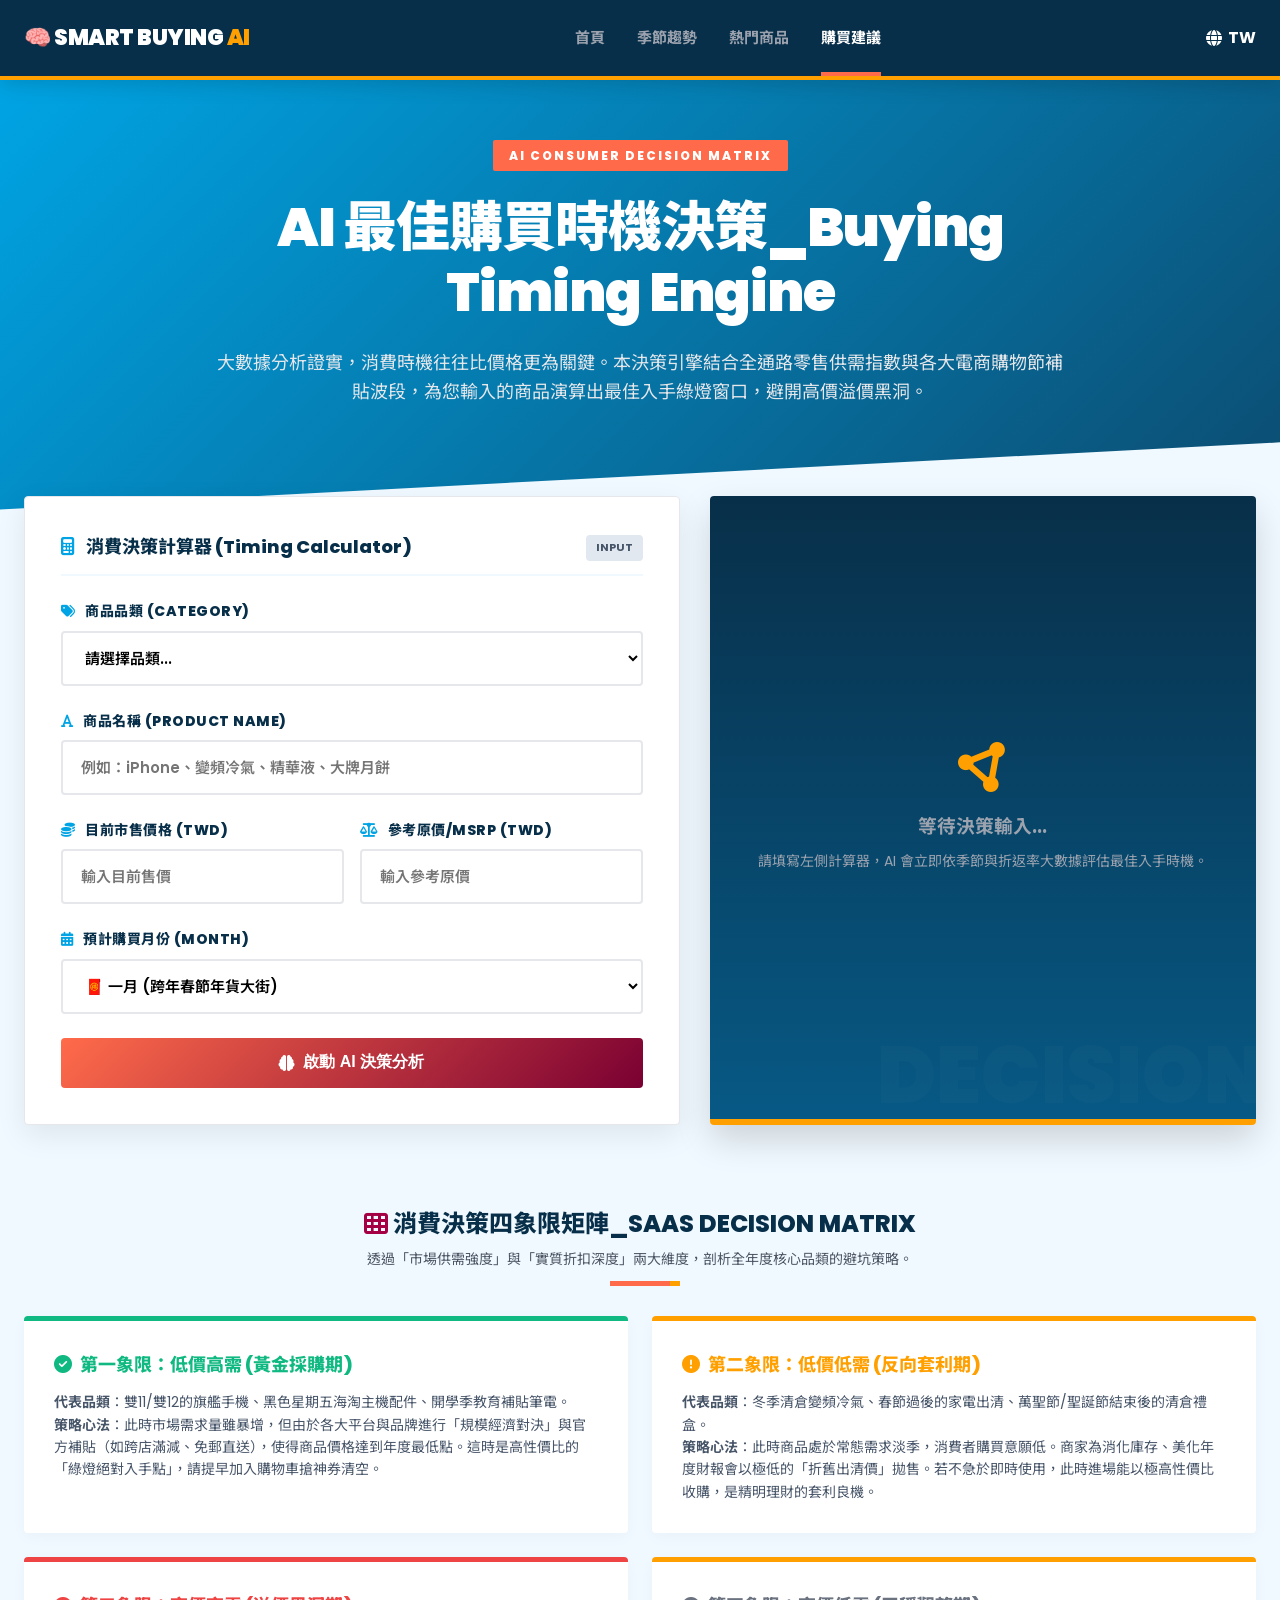
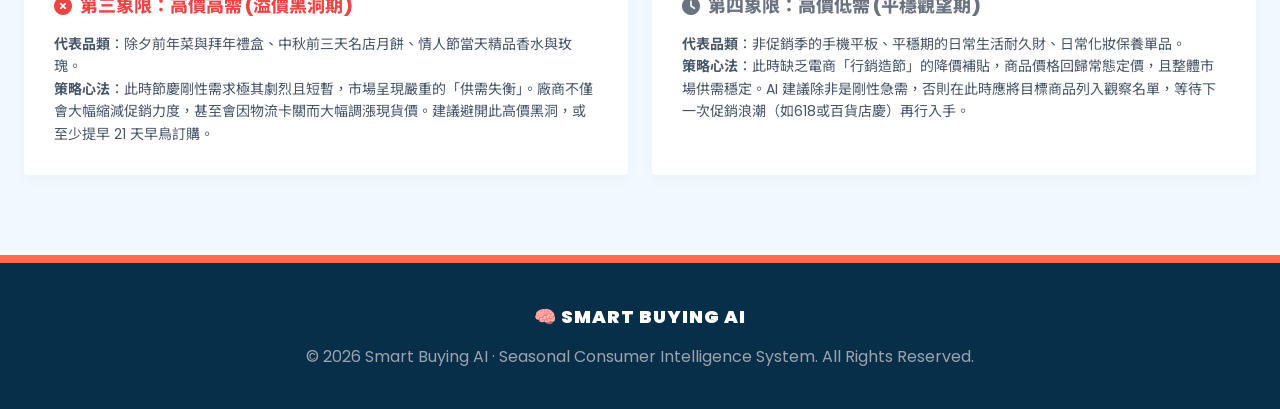
<file: website/recommendation.html>
<!DOCTYPE html>
<html lang="zh-TW">
<head>
  <meta charset="UTF-8">
  <meta name="viewport" content="width=device-width, initial-scale=1.0">
  <title>Smart Buying AI | 購買決策建議_AI Buying Recommendation</title>
  <link rel="preconnect" href="https://fonts.googleapis.com">
  <link rel="preconnect" href="https://fonts.gstatic.com" crossorigin>
  <link href="https://fonts.googleapis.com/css2?family=Poppins:wght@700;800;900&family=Noto+Sans+TC:wght@400;500;700&display=swap" rel="stylesheet">
  <link rel="stylesheet" href="https://cdnjs.cloudflare.com/ajax/libs/font-awesome/6.5.1/css/all.min.css">
  <link rel="stylesheet" href="style.css">
</head>
<body>

  <!-- TOP BAR -->
  <header class="topbar">
    <div class="topbar-inner">
      <div class="logo">
        <span class="logo-icon">🧠</span> SMART BUYING <span class="accent-text">AI</span>
      </div>
      <nav>
        <a href="index.html">首頁</a>
        <a href="seasonality.html">季節趨勢</a>
        <a href="products.html">熱門商品</a>
        <a href="recommendation.html" class="active">購買建議</a>
      </nav>
      <div class="lang-selector">
        <i class="fa-solid fa-globe"></i> TW
      </div>
    </div>
  </header>

  <!-- HERO SECTION -->
  <section class="hero" style="padding: 60px 24px 100px 24px;">
    <div class="hero-inner">
      <div class="hero-badge">AI CONSUMER DECISION MATRIX</div>
      <h1>AI 最佳購買時機決策_Buying Timing Engine</h1>
      <p>
        大數據分析證實，消費時機往往比價格更為關鍵。本決策引擎結合全通路零售供需指數與各大電商購物節補貼波段，為您輸入的商品演算出最佳入手綠燈窗口，避開高價溢價黑洞。
      </p>
    </div>
  </section>

  <!-- CALCULATOR SECTION -->
  <section class="analytics" style="margin-top: -50px; position: relative; z-index: 10;">
    <div class="calc-container" style="max-width: 1300px; margin: 0 auto;">
      
      <!-- 表單輸入卡片 -->
      <div class="chart-card" style="padding: 36px; box-shadow: 0 10px 30px rgba(0,0,0,0.08); background-color: var(--pure-white);">
        <div class="chart-header">
          <h3><i class="fa-solid fa-calculator"></i> 消費決策計算器 (Timing Calculator)</h3>
          <span class="badge">Input</span>
        </div>
        <form id="calc-form" onsubmit="return false;">
          <div class="calc-form-group">
            <label for="prod-cat"><i class="fa-solid fa-tags"></i> 商品品類 (Category)</label>
            <select id="prod-cat" class="calc-select" required>
              <option value="" disabled selected>請選擇品類...</option>
              <option value="3c">📱 智慧 3C 與科技硬體 (Electronics)</option>
              <option value="appliance">🧺 大型與季節性家用電器 (Home Appliances)</option>
              <option value="beauty">💄 專櫃美妝與護膚保養 (Skincare & Beauty)</option>
              <option value="gourmet">🍣 生鮮食材與節慶美食 (Fresh Foods)</option>
              <option value="seasonal">🎃 派對節慶與短效道具 (Holiday Goods)</option>
            </select>
          </div>
          
          <div class="calc-form-group">
            <label for="prod-name"><i class="fa-solid fa-font"></i> 商品名稱 (Product Name)</label>
            <input type="text" id="prod-name" class="calc-input" placeholder="例如：iPhone、變頻冷氣、精華液、大牌月餅" required>
          </div>

          <div style="display: grid; grid-template-columns: 1fr 1fr; gap: 16px;">
            <div class="calc-form-group">
              <label for="prod-price"><i class="fa-solid fa-coins"></i> 目前市售價格 (TWD)</label>
              <input type="number" id="prod-price" class="calc-input" min="1" placeholder="輸入目前售價" required>
            </div>
            <div class="calc-form-group">
              <label for="prod-msrp"><i class="fa-solid fa-scale-balanced"></i> 參考原價/MSRP (TWD)</label>
              <input type="number" id="prod-msrp" class="calc-input" min="1" placeholder="輸入參考原價" required>
            </div>
          </div>

          <div class="calc-form-group">
            <label for="buy-month"><i class="fa-solid fa-calendar-days"></i> 預計購買月份 (Month)</label>
            <select id="buy-month" class="calc-select" required>
              <option value="1">🧧 一月 (跨年春節年貨大街)</option>
              <option value="2">💝 二月 (西洋情人節大促)</option>
              <option value="3">👑 三月 (38女王節/女神大促)</option>
              <option value="4">🎟️ 四月 (連假出遊/祭掃大包裝)</option>
              <option value="5">💐 五月 (母親節感恩美妝大牌)</option>
              <option value="6">⚡ 六月 (618年中狂歡大促)</option>
              <option value="7">🌊 七月 (盛夏出遊與中元準備)</option>
              <option value="8">👔 八月 (父親節健康家電大促)</option>
              <option value="9">🍂 九月 (99超級購物節/中秋烤肉)</option>
              <option value="10">🎃 十月 (百貨週年慶美妝家電)</option>
              <option value="11">🔥 十一月 (雙11與黑五終極大降價)</option>
              <option value="12">✨ 十二月 (雙12與聖誕年終清倉)</option>
            </select>
          </div>

          <button type="submit" id="submit-btn" style="width: 100%; height: 50px; background: linear-gradient(135deg, var(--fcb-garnet) 0%, #7A0032 100%); color: var(--pure-white); border: none; font-size: 16px; font-weight: 700; border-radius: 4px; cursor: pointer; transition: all 0.3s; display: flex; align-items: center; justify-content: center; gap: 8px;">
            <i class="fa-solid fa-brain"></i> 啟動 AI 決策分析
          </button>
        </form>
      </div>

      <!-- AI 決策結果面板 -->
      <div class="result-panel" id="result-panel">
        <div class="result-content" id="result-initial" style="text-align: center; color: #9CA3AF; padding: 40px 0;">
          <i class="fa-solid fa-circle-nodes" style="font-size: 50px; color: var(--fcb-gold); margin-bottom: 20px;"></i>
          <h3>等待決策輸入...</h3>
          <p style="font-size: 14px; margin-top: 8px;">請填寫左側計算器，AI 會立即依季節與折返率大數據評估最佳入手時機。</p>
        </div>

        <div class="result-content" id="result-output" style="display: none;">
          <h3 style="font-size: 22px; font-weight: 800; margin-bottom: 20px;"><i class="fa-solid fa-wand-magic-sparkles"></i> AI 決策報告</h3>
          
          <!-- 決策信號燈 -->
          <div class="signal-box" id="result-signal-box">
            <span class="signal-light-bulb" id="result-light"></span>
            <span id="result-signal-text" style="font-weight: 800; font-size: 16px;">🟢 推薦購買</span>
          </div>

          <!-- 分析建議段落 -->
          <p id="result-explanation" style="font-size: 14px; line-height: 1.8; color: #E5E7EB; margin-bottom: 24px; white-space: pre-line;">
            正在進行模擬退火演算...
          </p>

          <!-- 指標進度條 -->
          <div class="score-metrics">
            <div class="metric-row">
              <div class="metric-info">
                <span>折價力度 (Discount Strength)</span>
                <span id="metric-discount-val">80%</span>
              </div>
              <div class="progress-bg">
                <div class="progress-fill" id="metric-discount-bar"></div>
              </div>
            </div>
            <div class="metric-row">
              <div class="metric-info">
                <span>季節時機推薦度 (Timing Score)</span>
                <span id="metric-timing-val">90%</span>
              </div>
              <div class="progress-bg">
                <div class="progress-fill" id="metric-timing-bar"></div>
              </div>
            </div>
            <div class="metric-row">
              <div class="metric-info">
                <span>缺貨與溢價風險 (Sourcing Risk)</span>
                <span id="metric-risk-val">20%</span>
              </div>
              <div class="progress-bg">
                <div class="progress-fill" id="metric-risk-bar"></div>
              </div>
            </div>
          </div>

          <!-- 節省金額大看板 -->
          <div id="saving-highlight" style="background: rgba(237, 187, 0, 0.15); border: 1px solid var(--fcb-gold); border-radius: 4px; padding: 16px; text-align: center; color: var(--fcb-gold); font-weight: 800; font-size: 15px;">
            💰 本次決策預估為您節省：$ <span id="saving-amount">0</span> 元 (約 <span id="saving-percent">0</span>% 折扣)
          </div>
        </div>
      </div>

    </div>
  </section>

  <!-- 四象限決策矩陣 -->
  <section class="insight" style="padding: 0 24px 80px 24px; max-width: 1300px; margin: 0 auto;">
    <div class="section-header" style="margin-bottom: 30px;">
      <h2 style="font-size: 24px; font-weight: 800;"><i class="fa-solid fa-table-cells" style="color: #A50044;"></i> 消費決策四象限矩陣_SaaS Decision Matrix</h2>
      <p style="font-size: 14px; color: #4B5563; margin-top: 5px;">
        透過「市場供需強度」與「實質折扣深度」兩大維度，剖析全年度核心品類的避坑策略。
      </p>
      <div class="barca-line" style="width: 60px; margin-top: 10px;"></div>
    </div>

    <div class="matrix-grid">
      <div class="matrix-card q-green">
        <h3 style="color: #10B981;"><i class="fa-solid fa-circle-check"></i> 第一象限：低價高需 (黃金採購期)</h3>
        <p>
          <strong>代表品類</strong>：雙11/雙12的旗艦手機、黑色星期五海淘主機配件、開學季教育補貼筆電。<br>
          <strong>策略心法</strong>：此時市場需求量雖暴增，但由於各大平台與品牌進行「規模經濟對決」與官方補貼（如跨店滿減、免郵直送），使得商品價格達到年度最低點。這時是高性價比的「綠燈絕對入手點」，請提早加入購物車搶神券清空。
        </p>
      </div>

      <div class="matrix-card q-yellow">
        <h3 style="color: var(--fcb-gold);"><i class="fa-solid fa-circle-exclamation"></i> 第二象限：低價低需 (反向套利期)</h3>
        <p>
          <strong>代表品類</strong>：冬季清倉變頻冷氣、春節過後的家電出清、萬聖節/聖誕節結束後的清倉禮盒。<br>
          <strong>策略心法</strong>：此時商品處於常態需求淡季，消費者購買意願低。商家為消化庫存、美化年度財報會以極低的「折舊出清價」拋售。若不急於即時使用，此時進場能以極高性價比收購，是精明理財的套利良機。
        </p>
      </div>

      <div class="matrix-card q-red">
        <h3 style="color: #EF4444;"><i class="fa-solid fa-circle-xmark"></i> 第三象限：高價高需 (溢價黑洞期)</h3>
        <p>
          <strong>代表品類</strong>：除夕前年菜與拜年禮盒、中秋前三天名店月餅、情人節當天精品香水與玫瑰。<br>
          <strong>策略心法</strong>：此時節慶剛性需求極其劇烈且短暫，市場呈現嚴重的「供需失衡」。廠商不僅會大幅縮減促銷力度，甚至會因物流卡關而大幅調漲現貨價。建議避開此高價黑洞，或至少提早 21 天早鳥訂購。
        </p>
      </div>

      <div class="matrix-card q-yellow">
        <h3 style="color: #6B7280;"><i class="fa-solid fa-clock"></i> 第四象限：高價低需 (平穩觀望期)</h3>
        <p>
          <strong>代表品類</strong>：非促銷季的手機平板、平穩期的日常生活耐久財、日常化妝保養單品。<br>
          <strong>策略心法</strong>：此時缺乏電商「行銷造節」的降價補貼，商品價格回歸常態定價，且整體市場供需穩定。AI 建議除非是剛性急需，否則在此時應將目標商品列入觀察名單，等待下一次促銷浪潮（如618或百貨店慶）再行入手。
        </p>
      </div>
    </div>
  </section>

  <!-- FOOTER -->
  <footer>
    <div class="footer-inner">
      <div class="footer-logo">🧠 SMART BUYING AI</div>
      <p>© 2026 Smart Buying AI · Seasonal Consumer Intelligence System. All Rights Reserved.</p>
    </div>
  </footer>

  <!-- SCRIPTS -->
  <script src="recommendation.js"></script>
</body>
</html>
</file>
<file: website/style.css>
/* ==========================================================================
   SUMMER THEME & CORE VARIABLE SETTINGS
   ========================================================================== */
:root {
  --fcb-blue: #00A4E4;
  /* 清涼海洋藍 */
  --fcb-garnet: #FF6B4A;
  /* 活力陽光橘 */
  --fcb-gold: #FFA000;
  /* 璀璨沙灘金 */
  --dark-navy: #082F49;
  /* 深海晴空藍 */
  --light-bg: #F0F9FF;
  /* 晴空微風藍 */
  --pure-white: #FFFFFF;
  --text-primary: #0F172A;
  --text-secondary: #475569;
  --font-display: 'Poppins', 'Noto Sans TC', sans-serif;
}

* {
  margin: 0;
  padding: 0;
  box-sizing: border-box;
}

body {
  font-family: var(--font-display);
  background-color: var(--light-bg);
  color: var(--text-primary);
  overflow-x: hidden;
  line-height: 1.6;
}

/* ==========================================================================
   TOPBAR NAVIGATION
   ========================================================================== */
.topbar {
  background-color: var(--dark-navy);
  border-bottom: 4px solid var(--fcb-gold);
  position: sticky;
  top: 0;
  z-index: 1000;
  box-shadow: 0 4px 20px rgba(0, 0, 0, 0.15);
}

.topbar-inner {
  max-width: 1300px;
  margin: 0 auto;
  padding: 0 24px;
  height: 76px;
  display: flex;
  align-items: center;
  justify-content: space-between;
}

.logo {
  color: var(--pure-white);
  font-size: 22px;
  font-weight: 900;
  letter-spacing: -0.5px;
}

.logo .accent-text {
  color: var(--fcb-gold);
}

nav {
  display: flex;
  gap: 32px;
  height: 100%;
}

nav a {
  color: #9CA3AF;
  text-decoration: none;
  font-weight: 700;
  font-size: 15px;
  display: flex;
  align-items: center;
  position: relative;
  transition: color 0.3s;
}

nav a:hover,
nav a.active {
  color: var(--pure-white);
}

nav a.active::after,
nav a:hover::after {
  content: '';
  position: absolute;
  bottom: 0;
  left: 0;
  width: 100%;
  height: 4px;
  background-color: var(--fcb-garnet);
}

.lang-selector {
  color: var(--pure-white);
  font-weight: 700;
  cursor: pointer;
  display: flex;
  align-items: center;
  gap: 6px;
}

/* ==========================================================================
   HERO SECTION (FCB Main Visual Style with Diagonal Cut)
   ========================================================================== */
.hero {
  position: relative;
  background: linear-gradient(135deg, var(--fcb-blue) 0%, #0c4a6e 100%);
  color: var(--pure-white);
  padding: 100px 24px 140px 24px;
  text-align: center;
  overflow: hidden;
}

/* 模仿官網經典背景斜切色塊 */
.hero::after {
  content: '';
  position: absolute;
  bottom: -70px;
  left: -10%;
  width: 120%;
  height: 140px;
  background: var(--light-bg);
  transform: rotate(-3deg);
  z-index: 1;
}

.hero-inner {
  max-width: 850px;
  margin: 0 auto;
  position: relative;
  z-index: 2;
}

.hero-badge {
  background-color: var(--fcb-garnet);
  color: var(--pure-white);
  font-size: 12px;
  font-weight: 800;
  padding: 6px 16px;
  display: inline-block;
  letter-spacing: 2px;
  margin-bottom: 24px;
  border-radius: 2px;
}

.hero h1 {
  font-size: 54px;
  font-weight: 900;
  line-height: 1.2;
  letter-spacing: -1px;
  margin-bottom: 24px;
}

.hero h1 .highlight {
  color: var(--fcb-gold);
}

.hero p {
  font-size: 18px;
  color: #E5E7EB;
  margin-bottom: 40px;
  font-weight: 400;
}

/* 搜尋區塊高階優化 */
.search-box {
  background: var(--pure-white);
  padding: 8px;
  border-radius: 4px;
  display: flex;
  box-shadow: 0 10px 30px rgba(0, 0, 0, 0.25);
  margin-bottom: 40px;
}

.search-input-wrapper {
  flex-grow: 1;
  display: flex;
  align-items: center;
  padding-left: 16px;
}

.search-icon {
  color: var(--text-secondary);
  font-size: 18px;
}

.search-box input {
  width: 100%;
  border: none;
  outline: none;
  padding: 16px;
  font-size: 16px;
  color: var(--text-primary);
  font-family: var(--font-display);
}

.search-box button {
  background: linear-gradient(135deg, var(--fcb-garnet) 0%, #c2410c 100%);
  color: var(--pure-white);
  border: none;
  padding: 0 32px;
  font-size: 16px;
  font-weight: 700;
  cursor: pointer;
  border-radius: 2px;
  transition: transform 0.2s, filter 0.2s;
  display: flex;
  align-items: center;
  gap: 10px;
}

.search-box button:hover {
  filter: brightness(1.1);
  transform: translateY(-1px);
}

.hero-tags {
  display: flex;
  justify-content: center;
  gap: 24px;
  flex-wrap: wrap;
}

.hero-tags span {
  background-color: rgba(255, 255, 255, 0.1);
  padding: 8px 18px;
  border-radius: 50px;
  font-size: 14px;
  font-weight: 700;
  backdrop-filter: blur(5px);
  border: 1px solid rgba(255, 255, 255, 0.15);
  display: flex;
  align-items: center;
  gap: 8px;
}

/* ==========================================================================
   SECTION HEADERS (巴薩新聞風格主標題)
   ========================================================================== */
.section-header {
  text-align: center;
  margin-bottom: 50px;
  position: relative;
}

.section-header h2 {
  font-size: 36px;
  font-weight: 900;
  color: var(--dark-navy);
  position: relative;
  display: inline-block;
  text-transform: uppercase;
}

/* 水印背景字效果 */
.section-header h2::before {
  content: attr(data-title);
  position: absolute;
  top: -20px;
  left: 50%;
  transform: translateX(-50%);
  font-size: 60px;
  opacity: 0.04;
  font-weight: 900;
  width: 100%;
  z-index: -1;
}

.barca-line {
  width: 60px;
  height: 5px;
  background-color: var(--fcb-garnet);
  margin: 12px auto 0 auto;
  position: relative;
}

.barca-line::after {
  content: '';
  position: absolute;
  right: -10px;
  width: 10px;
  height: 100%;
  background-color: var(--fcb-gold);
}

/* ==========================================================================
   INSIGHT SECTION (塊狀巨星卡片排版)
   ========================================================================== */
.insight {
  max-width: 1300px;
  margin: -40px auto 80px auto;
  padding: 0 24px;
  position: relative;
  z-index: 10;
}

.insight-grid {
  display: grid;
  grid-template-columns: repeat(3, 1fr);
  gap: 30px;
}

.insight-card {
  background-color: var(--pure-white);
  border-radius: 6px;
  overflow: hidden;
  box-shadow: 0 10px 30px rgba(0, 0, 0, 0.05);
  transition: transform 0.3s, box-shadow 0.3s;
  display: flex;
  flex-direction: column;
  position: relative;
}

/* 左側巴薩色條裝飾 */
.insight-card .card-edge {
  height: 6px;
  background: linear-gradient(to right, var(--fcb-blue) 50%, var(--fcb-gold) 50%);
}

.insight-card.featured .card-edge {
  background: linear-gradient(to right, var(--fcb-garnet) 50%, var(--fcb-gold) 50%);
}

.insight-card:hover {
  transform: translateY(-10px);
  box-shadow: 0 20px 40px rgba(0, 0, 0, 0.12);
}

/* 主打卡片高亮排版 */
.insight-card.featured {
  background: linear-gradient(180deg, var(--dark-navy) 0%, #001E3D 100%);
  color: var(--pure-white);
}

.card-content {
  padding: 40px;
  display: flex;
  flex-direction: column;
  height: 100%;
}

.card-icon {
  font-size: 32px;
  color: var(--fcb-blue);
  margin-bottom: 24px;
}

.insight-card.featured .card-icon {
  color: var(--fcb-gold);
}

.card-content h3 {
  font-size: 22px;
  font-weight: 800;
  margin-bottom: 16px;
}

.card-content p {
  color: var(--text-secondary);
  font-size: 15px;
  flex-grow: 1;
  margin-bottom: 30px;
}

.insight-card.featured p {
  color: #9CA3AF;
}

.card-more {
  font-weight: 700;
  font-size: 14px;
  color: var(--fcb-garnet);
  cursor: pointer;
}

.insight-card.featured .card-more {
  color: var(--fcb-gold);
}

/* ==========================================================================
   ANALYTICS DATA SECTION (體育數據中心風格)
   ========================================================================== */
.analytics {
  max-width: 1300px;
  margin: 0 auto 80px auto;
  padding: 0 24px;
}

.chart-grid {
  display: grid;
  grid-template-columns: repeat(3, 1fr);
  gap: 30px;
}

.chart-card {
  background-color: var(--pure-white);
  border-radius: 4px;
  border: 1px solid #E5E7EB;
  padding: 24px;
  box-shadow: 0 4px 6px rgba(0, 0, 0, 0.02);
}

.chart-header {
  display: flex;
  justify-content: space-between;
  align-items: center;
  margin-bottom: 24px;
  border-bottom: 2px solid var(--light-bg);
  padding-bottom: 12px;
}

.chart-header h3 {
  font-size: 18px;
  font-weight: 800;
  color: var(--dark-navy);
}

.chart-header h3 i {
  color: var(--fcb-blue);
  margin-right: 8px;
}

.badge {
  background-color: #E2E8F0;
  color: var(--text-secondary);
  font-size: 11px;
  font-weight: 700;
  padding: 4px 10px;
  border-radius: 4px;
  text-transform: uppercase;
}

.badge.live {
  background-color: #FEE2E2;
  color: #EF4444;
}

.canvas-wrapper {
  position: relative;
  height: 240px;
  width: 100%;
  margin-bottom: 16px;
}

.chart-footer {
  font-size: 13px;
  color: var(--text-secondary);
  text-align: center;
  font-weight: 500;
  background-color: var(--light-bg);
  padding: 8px;
  border-radius: 4px;
}

/* ==========================================================================
   FOOTER
   ========================================================================== */
footer {
  background-color: var(--dark-navy);
  color: #9CA3AF;
  padding: 40px 24px;
  border-top: 8px solid var(--fcb-garnet);
  text-align: center;
}

.footer-inner {
  max-width: 1300px;
  margin: 0 auto;
}

.footer-logo {
  color: var(--pure-white);
  font-weight: 900;
  font-size: 18px;
  margin-bottom: 12px;
  letter-spacing: 1px;
}

/* ==========================================================================
   RESPONSIVE RENDER (RWD 手機板自適應)
   ========================================================================== */
@media (max-width: 1024px) {

  .insight-grid,
  .chart-grid {
    grid-template-columns: 1fr;
  }

  .hero h1 {
    font-size: 38px;
  }

  nav {
    gap: 20px;
  }

  nav a {
    font-size: 14px;
  }
}

/* ==========================================================================
   PRODUCTS PAGE & RECOMMENDATION PAGE CUSTOM STYLES
   ========================================================================== */

/* Filter Bar & Controls */
.filter-bar {
  display: flex;
  justify-content: space-between;
  align-items: center;
  margin-bottom: 40px;
  gap: 20px;
  flex-wrap: wrap;
}

.filter-btn-group {
  display: flex;
  gap: 12px;
  flex-wrap: wrap;
}

.filter-btn {
  background-color: transparent;
  border: 2px solid var(--fcb-blue);
  color: var(--fcb-blue);
  font-weight: 700;
  padding: 10px 22px;
  border-radius: 4px;
  cursor: pointer;
  font-family: var(--font-display);
  font-size: 14px;
  transition: all 0.3s ease;
}

.filter-btn.active,
.filter-btn:hover {
  background-color: var(--fcb-blue);
  color: var(--pure-white);
  box-shadow: 0 4px 12px rgba(0, 77, 152, 0.2);
}

.filter-search-wrapper {
  position: relative;
  flex-grow: 1;
  max-width: 350px;
  display: flex;
  align-items: center;
  background-color: var(--pure-white);
  border: 2px solid #E5E7EB;
  border-radius: 4px;
  padding: 0 16px;
  transition: border-color 0.3s;
}

.filter-search-wrapper:focus-within {
  border-color: var(--fcb-blue);
}

.filter-search-wrapper i {
  color: var(--text-secondary);
  margin-right: 8px;
}

.filter-search-wrapper input {
  border: none;
  outline: none;
  padding: 12px 0;
  font-size: 15px;
  width: 100%;
  font-family: var(--font-display);
}

/* Product Card Stats */
.product-stats {
  display: flex;
  justify-content: space-between;
  font-size: 13px;
  color: var(--text-secondary);
  margin-top: 16px;
  padding-top: 14px;
  border-top: 1px dashed #E5E7EB;
}

.product-stats span strong {
  color: var(--fcb-garnet);
}

.product-badge {
  font-size: 11px;
  font-weight: 800;
  background-color: var(--light-bg);
  padding: 4px 8px;
  border-radius: 4px;
  align-self: flex-start;
  margin-bottom: 12px;
  text-transform: uppercase;
}

/* Interactive Calculator (Recommendation Page) */
.calc-container {
  display: grid;
  grid-template-columns: 1.2fr 1fr;
  gap: 30px;
  margin-bottom: 60px;
}

.calc-form-group {
  margin-bottom: 24px;
  text-align: left;
}

.calc-form-group label {
  display: block;
  font-weight: 800;
  font-size: 14px;
  color: var(--dark-navy);
  margin-bottom: 8px;
  text-transform: uppercase;
  letter-spacing: 0.5px;
}

.calc-form-group label i {
  color: var(--fcb-blue);
  margin-right: 6px;
}

.calc-input,
.calc-select {
  width: 100%;
  padding: 14px 18px;
  border: 2px solid #E5E7EB;
  border-radius: 4px;
  font-size: 15px;
  font-weight: 600;
  font-family: var(--font-display);
  outline: none;
  transition: all 0.3s ease;
  background-color: var(--pure-white);
}

.calc-input:focus,
.calc-select:focus {
  border-color: var(--fcb-blue);
  box-shadow: 0 0 0 4px rgba(0, 77, 152, 0.1);
}

/* Result Panel & Pulsing Signal Lights */
.result-panel {
  background: linear-gradient(180deg, var(--dark-navy) 0%, #075985 100%);
  color: var(--pure-white);
  border-radius: 4px;
  padding: 40px;
  box-shadow: 0 15px 35px rgba(0, 0, 0, 0.15);
  display: flex;
  flex-direction: column;
  justify-content: center;
  position: relative;
  overflow: hidden;
  border-bottom: 6px solid var(--fcb-gold);
}

.result-panel::after {
  content: 'DECISION';
  position: absolute;
  bottom: -20px;
  right: -10px;
  font-size: 80px;
  font-weight: 900;
  color: rgba(255, 255, 255, 0.02);
  z-index: 1;
  pointer-events: none;
}

.result-content {
  position: relative;
  z-index: 2;
}

.signal-box {
  display: flex;
  align-items: center;
  gap: 16px;
  background: rgba(255, 255, 255, 0.05);
  padding: 18px 24px;
  border-radius: 4px;
  margin-bottom: 24px;
  border-left: 6px solid #9CA3AF;
  transition: all 0.4s ease;
}

.signal-box.green {
  border-left-color: #10B981;
}

.signal-box.yellow {
  border-left-color: var(--fcb-gold);
}

.signal-box.red {
  border-left-color: #EF4444;
}

.signal-light-bulb {
  width: 20px;
  height: 20px;
  border-radius: 50%;
  flex-shrink: 0;
}

.signal-light-bulb.pulse-green {
  background-color: #10B981;
  animation: pulseG 2s infinite;
}

.signal-light-bulb.pulse-yellow {
  background-color: var(--fcb-gold);
  animation: pulseY 2s infinite;
}

.signal-light-bulb.pulse-red {
  background-color: #EF4444;
  animation: pulseR 2s infinite;
}

@keyframes pulseG {
  0% {
    box-shadow: 0 0 0 0 rgba(16, 185, 129, 0.7);
  }

  70% {
    box-shadow: 0 0 0 10px rgba(16, 185, 129, 0);
  }

  100% {
    box-shadow: 0 0 0 0 rgba(16, 185, 129, 0);
  }
}

@keyframes pulseY {
  0% {
    box-shadow: 0 0 0 0 rgba(237, 187, 0, 0.7);
  }

  70% {
    box-shadow: 0 0 0 10px rgba(237, 187, 0, 0);
  }

  100% {
    box-shadow: 0 0 0 0 rgba(237, 187, 0, 0);
  }
}

@keyframes pulseR {
  0% {
    box-shadow: 0 0 0 0 rgba(239, 68, 68, 0.7);
  }

  70% {
    box-shadow: 0 0 0 10px rgba(239, 68, 68, 0);
  }

  100% {
    box-shadow: 0 0 0 0 rgba(239, 68, 68, 0);
  }
}

.score-metrics {
  margin: 24px 0;
}

.metric-row {
  margin-bottom: 16px;
}

.metric-info {
  display: flex;
  justify-content: space-between;
  font-size: 13px;
  margin-bottom: 6px;
  font-weight: 700;
}

.progress-bg {
  width: 100%;
  height: 8px;
  background: rgba(255, 255, 255, 0.1);
  border-radius: 4px;
  overflow: hidden;
}

.progress-fill {
  height: 100%;
  width: 0;
  background-color: var(--fcb-gold);
  border-radius: 4px;
  transition: width 0.8s ease-out;
}

.progress-fill.green {
  background-color: #10B981;
}

.progress-fill.yellow {
  background-color: var(--fcb-gold);
}

.progress-fill.red {
  background-color: #EF4444;
}

/* Quadrant Matrix Style */
.matrix-grid {
  display: grid;
  grid-template-columns: repeat(2, 1fr);
  gap: 24px;
  margin-top: 30px;
}

.matrix-card {
  background-color: var(--pure-white);
  padding: 30px;
  border-radius: 4px;
  border-top: 5px solid var(--fcb-blue);
  box-shadow: 0 4px 15px rgba(0, 0, 0, 0.03);
  transition: transform 0.3s;
}

.matrix-card:hover {
  transform: translateY(-5px);
}

.matrix-card.q-green {
  border-top-color: #10B981;
}

.matrix-card.q-yellow {
  border-top-color: var(--fcb-gold);
}

.matrix-card.q-red {
  border-top-color: #EF4444;
}

.matrix-card h3 {
  font-size: 18px;
  font-weight: 800;
  margin-bottom: 12px;
  display: flex;
  align-items: center;
  gap: 8px;
}

.matrix-card p {
  font-size: 14px;
  color: var(--text-secondary);
  line-height: 1.6;
}

/* Extra Responsive Overrides */
@media (max-width: 1024px) {

  .calc-container,
  .matrix-grid {
    grid-template-columns: 1fr;
  }
}

/* ==========================================================================
   SIDEBAR LAYOUT FOR PRODUCTS PAGE
   ========================================================================== */
.sidebar-layout {
  display: flex;
  min-height: 100vh;
  background-color: var(--light-bg);
}

.sidebar {
  width: 260px;
  background-color: var(--dark-navy);
  color: var(--pure-white);
  padding: 30px 20px;
  display: flex;
  flex-direction: column;
  gap: 30px;
  flex-shrink: 0;
  border-right: 2px solid var(--fcb-gold);
}

.sidebar-brand {
  font-size: 20px;
  font-weight: 900;
  color: var(--pure-white);
  letter-spacing: 0.5px;
  padding-bottom: 15px;
  border-bottom: 2px dashed rgba(255, 255, 255, 0.1);
}

.sidebar-brand .accent-text {
  color: var(--fcb-gold);
}

.sidebar-menu {
  display: flex;
  flex-direction: column;
  gap: 10px;
}

.sidebar-link {
  display: flex;
  align-items: center;
  gap: 12px;
  color: #9CA3AF;
  text-decoration: none;
  font-weight: 700;
  font-size: 15px;
  padding: 14px 16px;
  border-radius: 4px;
  transition: all 0.2s ease;
  border-left: 4px solid transparent;
}

.sidebar-link:hover {
  color: var(--pure-white);
  background-color: rgba(255, 255, 255, 0.05);
}

.sidebar-link.active {
  color: var(--fcb-gold);
  background-color: rgba(255, 255, 255, 0.08);
  border-left-color: var(--fcb-gold);
}

.sidebar-link i {
  font-size: 16px;
}

.products-main {
  flex-grow: 1;
  padding: 40px;
  max-width: 1400px;
  margin: 0 auto;
  width: 100%;
}

.products-header {
  display: flex;
  justify-content: space-between;
  align-items: flex-start;
  margin-bottom: 30px;
  gap: 20px;
  border-bottom: 1px solid #E5E7EB;
  padding-bottom: 24px;
}

.products-title-area h1 {
  font-size: 28px;
  font-weight: 900;
  color: var(--dark-navy);
  margin-bottom: 8px;
}

.products-title-area p {
  font-size: 14px;
  color: var(--text-secondary);
  line-height: 1.5;
}

/* Timeline Belt Buttons */
.timeline-belt {
  display: flex;
  gap: 12px;
  background-color: rgba(0, 0, 0, 0.04);
  padding: 6px;
  border-radius: 60px;
  flex-shrink: 0;
}

.timeline-btn {
  background: transparent;
  border: none;
  outline: none;
  font-family: var(--font-display);
  font-weight: 700;
  font-size: 13.5px;
  padding: 10px 20px;
  border-radius: 50px;
  cursor: pointer;
  display: flex;
  align-items: center;
  gap: 8px;
  color: var(--fcb-blue);
  transition: all 0.3s ease;
  border: 1.5px solid transparent;
}

.timeline-btn:hover {
  background-color: rgba(255, 255, 255, 0.8);
}

.timeline-btn.active {
  background-color: var(--fcb-gold);
  color: var(--dark-navy);
  box-shadow: 0 4px 10px rgba(237, 187, 0, 0.25);
}

.timeline-btn:not(.active) {
  border-color: var(--fcb-blue);
}

/* Dynamic Content Section */
.dynamic-section-title {
  display: flex;
  align-items: center;
  gap: 10px;
  margin-bottom: 24px;
}

.dynamic-section-title h2 {
  font-size: 22px;
  font-weight: 850;
  color: var(--dark-navy);
}

.dynamic-section-title .badge {
  background-color: var(--fcb-garnet);
  color: var(--pure-white);
  font-size: 11px;
  font-weight: 800;
  padding: 4px 10px;
  border-radius: 3px;
  text-transform: uppercase;
}

.double-column-container {
  display: grid;
  grid-template-columns: 1.8fr 1.2fr;
  gap: 24px;
  margin-bottom: 24px;
}

/* Volatility List Styling */
.volatility-list {
  display: flex;
  flex-direction: column;
  gap: 14px;
  margin-top: 10px;
}

.volatility-item {
  display: flex;
  align-items: center;
  justify-content: space-between;
  padding: 16px 20px;
  background-color: #F8FAFC;
  border: 1px solid #E2E8F0;
  border-radius: 6px;
  transition: transform 0.2s ease;
}

.volatility-item:hover {
  transform: translateX(4px);
}

.volatility-rank-title {
  display: flex;
  align-items: center;
  gap: 14px;
}

.volatility-rank {
  width: 24px;
  height: 24px;
  border-radius: 50%;
  background-color: var(--fcb-gold);
  color: var(--dark-navy);
  display: flex;
  align-items: center;
  justify-content: center;
  font-weight: 800;
  font-size: 13px;
}

.volatility-title {
  font-size: 14px;
  font-weight: 700;
  color: var(--dark-navy);
}

.volatility-subsidy {
  display: flex;
  align-items: center;
  gap: 8px;
}

.volatility-tag {
  font-size: 11px;
  font-weight: 800;
  padding: 3px 8px;
  border-radius: 3px;
}

.volatility-tag.momo {
  background-color: #FEE2E2;
  color: #EF4444;
}

.volatility-tag.shopee {
  background-color: #FFE4E6;
  color: #E11D48;
}

.volatility-value {
  font-family: monospace;
  font-size: 14px;
  font-weight: 700;
  color: var(--fcb-garnet);
}

/* Decoded Box Styling */
.decoded-box {
  background-color: #FFFBEB;
  border: 1px solid #FDE68A;
  border-radius: 6px;
  padding: 20px 24px;
  margin-bottom: 30px;
  display: flex;
  flex-direction: column;
  gap: 8px;
}

.decoded-box h4 {
  font-size: 15px;
  font-weight: 800;
  color: #92400E;
  display: flex;
  align-items: center;
  gap: 8px;
}

.decoded-box p {
  font-size: 13.5px;
  color: #78350F;
  line-height: 1.6;
}

/* Hot Sellers Grid & Cards */
.hot-sellers-section-header {
  border-top: 1px solid #E5E7EB;
  padding-top: 30px;
  margin-bottom: 20px;
}

.hot-sellers-section-header h3 {
  font-size: 18px;
  font-weight: 850;
  color: var(--dark-navy);
  margin-bottom: 4px;
}

.hot-sellers-section-header p {
  font-size: 13px;
  color: var(--text-secondary);
}

.hot-sellers-grid {
  display: grid;
  grid-template-columns: repeat(5, 1fr);
  gap: 16px;
  margin-bottom: 40px;
}

.hot-seller-card {
  background-color: var(--pure-white);
  border: 1px solid #E2E8F0;
  border-radius: 6px;
  overflow: hidden;
  display: flex;
  flex-direction: column;
  box-shadow: 0 4px 6px rgba(0, 0, 0, 0.02);
  transition: transform 0.2s, box-shadow 0.2s;
}

.hot-seller-card:hover {
  transform: translateY(-4px);
  box-shadow: 0 10px 20px rgba(0, 0, 0, 0.08);
}

.hot-seller-img-container {
  height: 140px;
  width: 100%;
  overflow: hidden;
  position: relative;
  background-color: #E2E8F0;
}

.hot-seller-img-container img {
  width: 100%;
  height: 100%;
  object-fit: cover;
  transition: transform 0.3s;
}

.hot-seller-card:hover .hot-seller-img-container img {
  transform: scale(1.08);
}

.hot-seller-img-tag {
  position: absolute;
  top: 8px;
  left: 8px;
  font-size: 10px;
  font-weight: 800;
  padding: 3px 6px;
  border-radius: 2px;
  color: white;
}

.hot-seller-img-tag.momo {
  background-color: #EF4444;
}

.hot-seller-img-tag.shopee {
  background-color: #EA580C;
}

.hot-seller-content {
  padding: 16px;
  display: flex;
  flex-direction: column;
  flex-grow: 1;
}

.hot-seller-name {
  font-size: 13.5px;
  font-weight: 800;
  color: var(--dark-navy);
  margin-bottom: 6px;
  line-height: 1.4;
  height: 38px;
  overflow: hidden;
  display: -webkit-box;
  -webkit-line-clamp: 2;
  -webkit-box-orient: vertical;
}

.hot-seller-desc {
  font-size: 11.5px;
  color: var(--text-secondary);
  margin-bottom: 12px;
  line-height: 1.4;
  height: 32px;
  overflow: hidden;
  display: -webkit-box;
  -webkit-line-clamp: 2;
  -webkit-box-orient: vertical;
}

.hot-seller-price-row {
  margin-top: auto;
  display: flex;
  justify-content: space-between;
  align-items: baseline;
  border-top: 1px dashed #E2E8F0;
  padding-top: 10px;
  margin-bottom: 12px;
}

.hot-seller-price-label {
  font-size: 11px;
  color: #94A3B8;
  font-weight: 700;
}

.hot-seller-price {
  font-family: monospace;
  font-size: 15px;
  font-weight: 800;
  color: var(--fcb-garnet);
}

.hot-seller-btn {
  background-color: #F8FAFC;
  border: 1px solid #E2E8F0;
  color: var(--fcb-blue);
  font-size: 11.5px;
  font-weight: 800;
  padding: 8px;
  border-radius: 4px;
  text-decoration: none;
  display: flex;
  align-items: center;
  justify-content: center;
  gap: 6px;
  transition: all 0.2s;
}

.hot-seller-btn:hover {
  background-color: var(--fcb-blue);
  color: white;
  border-color: var(--fcb-blue);
}

@media (max-width: 1200px) {
  .double-column-container {
    grid-template-columns: 1fr;
  }

  .hot-sellers-grid {
    grid-template-columns: repeat(3, 1fr);
  }
}

@media (max-width: 768px) {

  /* Topbar Mobile RWD */
  .topbar-inner {
    height: auto;
    padding: 12px 16px;
    flex-wrap: wrap;
    justify-content: space-between;
    align-items: center;
    gap: 8px;
  }

  .logo {
    order: 1;
    font-size: 18px;
  }

  .lang-selector {
    order: 2;
    font-size: 13.5px;
  }

  nav {
    order: 3;
    width: 100%;
    height: auto;
    display: flex;
    justify-content: space-between;
    gap: 8px;
    border-top: 1px solid rgba(255, 255, 255, 0.1);
    padding-top: 8px;
    margin-top: 2px;
  }

  nav a {
    font-size: 13px;
    padding: 6px 2px;
    justify-content: center;
    flex: 1;
    text-align: center;
  }

  nav a.active::after,
  nav a:hover::after {
    bottom: 0;
    height: 3px;
  }

  /* Products Header & Timeline Belt */
  .products-header {
    flex-direction: column;
    align-items: stretch;
    gap: 16px;
    margin-bottom: 24px;
    padding-bottom: 16px;
  }

  .timeline-belt {
    width: 100%;
    overflow-x: auto;
    display: flex;
    white-space: nowrap;
    border-radius: 8px;
    padding: 6px;
    -webkit-overflow-scrolling: touch;
    align-self: stretch;
    gap: 8px;
  }

  .timeline-btn {
    flex-shrink: 0;
    padding: 8px 14px;
    font-size: 12.5px;
  }

  /* Sidebar fallback RWD (just in case) */
  .sidebar-layout {
    flex-direction: column;
  }

  .sidebar {
    width: 100%;
    height: auto;
    position: relative;
    border-right: none;
    border-bottom: 2px solid var(--fcb-gold);
    padding: 16px 20px;
    gap: 15px;
  }

  .sidebar-menu {
    flex-direction: row;
    flex-wrap: wrap;
  }

  .sidebar-link {
    padding: 8px 12px;
    font-size: 13px;
  }

  .hot-sellers-grid {
    grid-template-columns: repeat(2, 1fr);
    gap: 12px;
  }
}

@media (max-width: 480px) {
  nav a {
    font-size: 12px;
  }

  .hot-sellers-grid {
    grid-template-columns: 1fr;
  }
}
</file>
